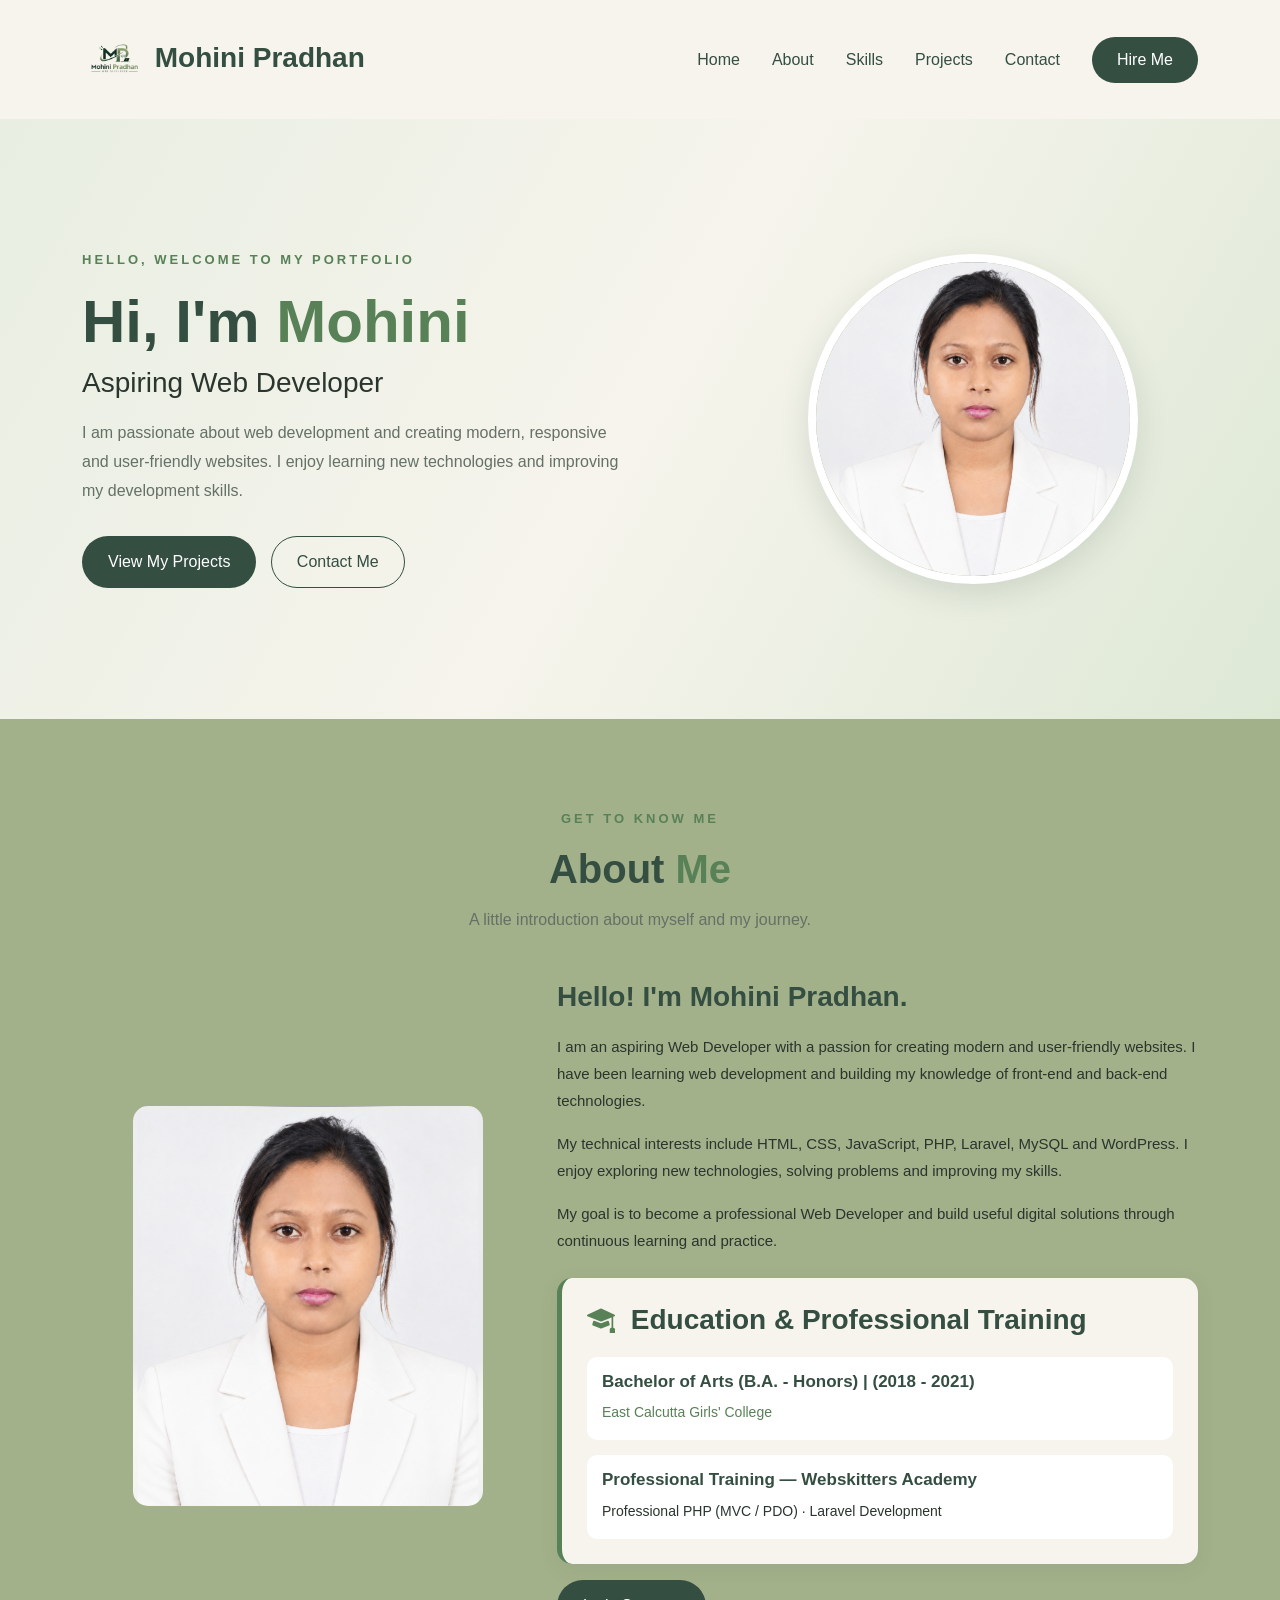
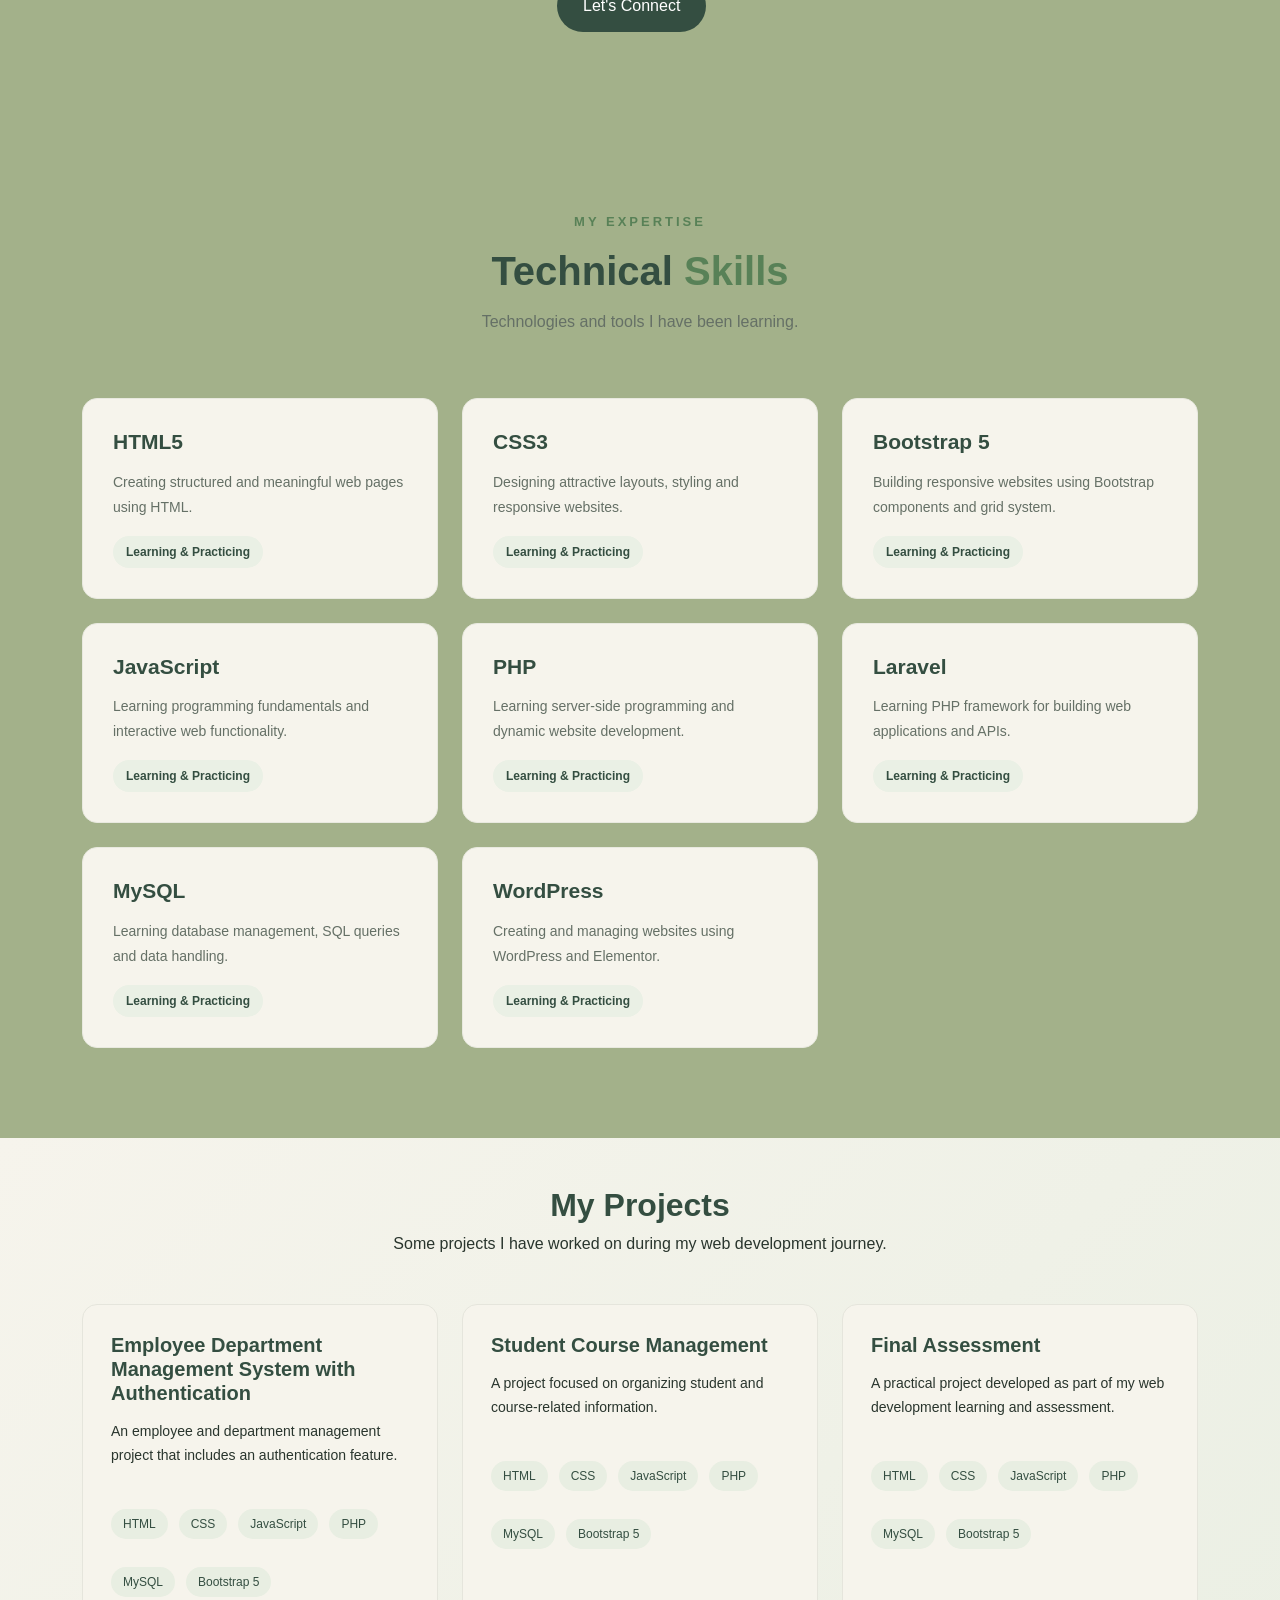
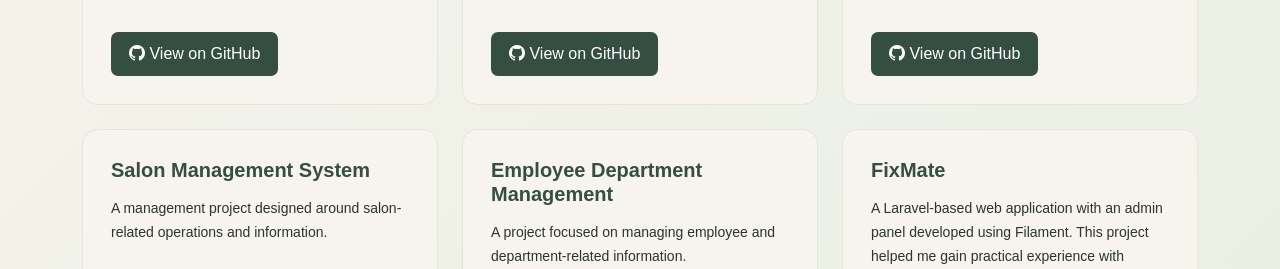
<file: index.html>
<!DOCTYPE html>
<html lang="en">
<head>
    <meta charset="UTF-8">
    <meta name="viewport" content="width=device-width, initial-scale=1.0">
    <title>Mohini's Portfolio</title>

    <meta http-equiv="refresh" content="0; url=./Mohini-Portfolio/">
</head>
<body>
    <p>
        Redirecting to my portfolio...
        <a href="./Mohini-Portfolio/">Click here</a>
    </p>
</body>
</html>
</file>
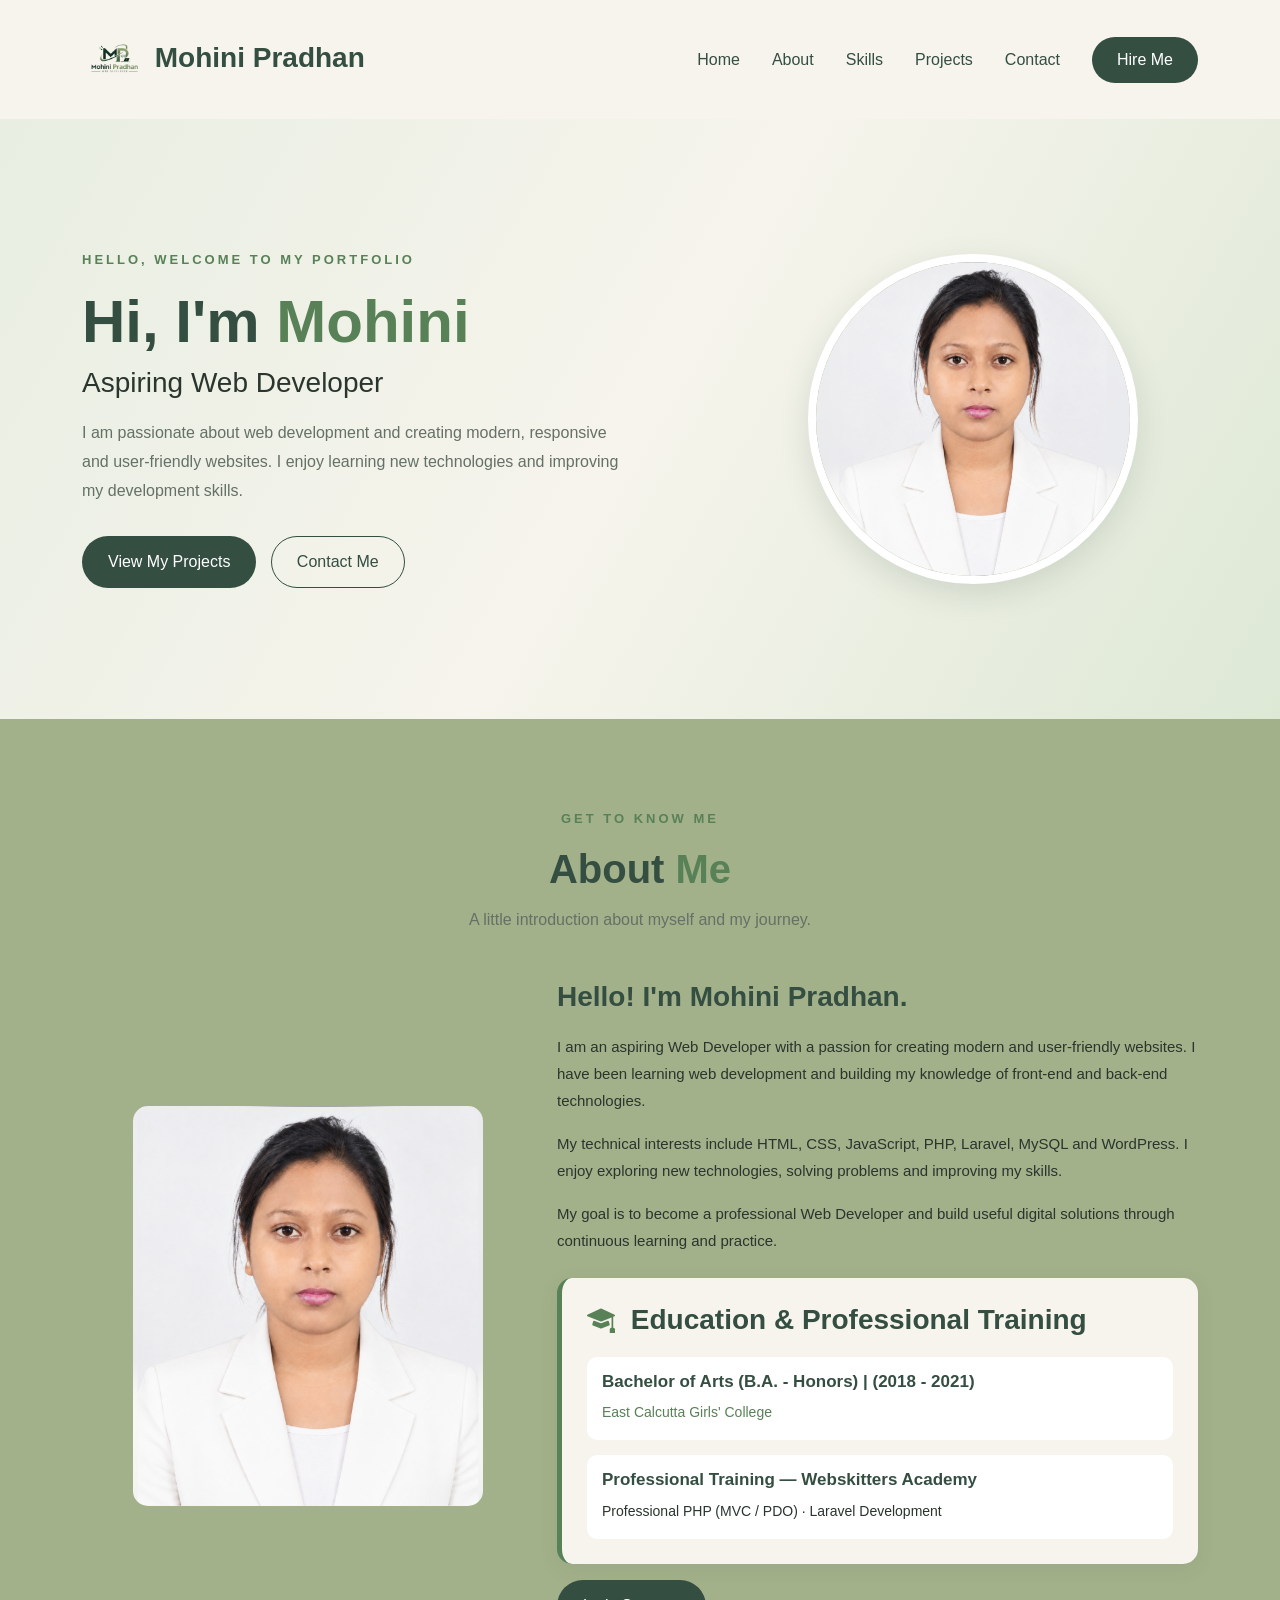
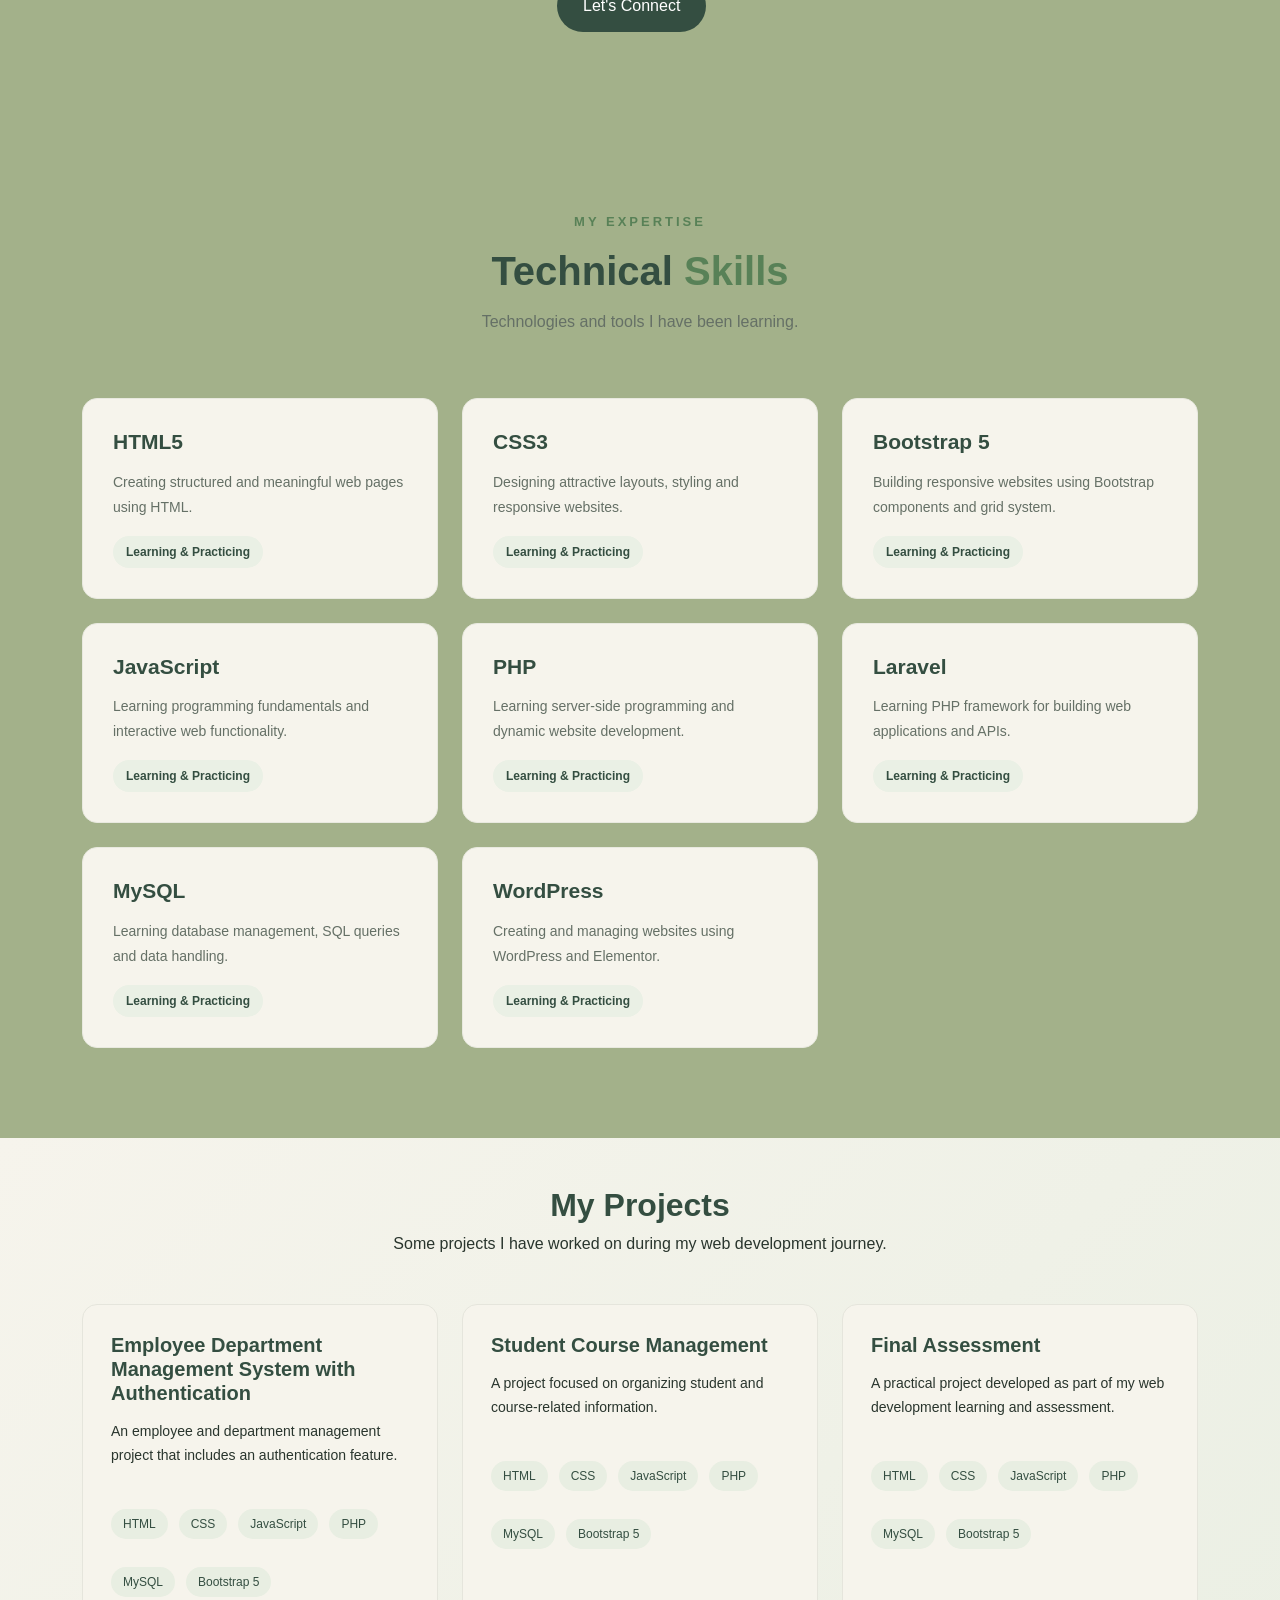
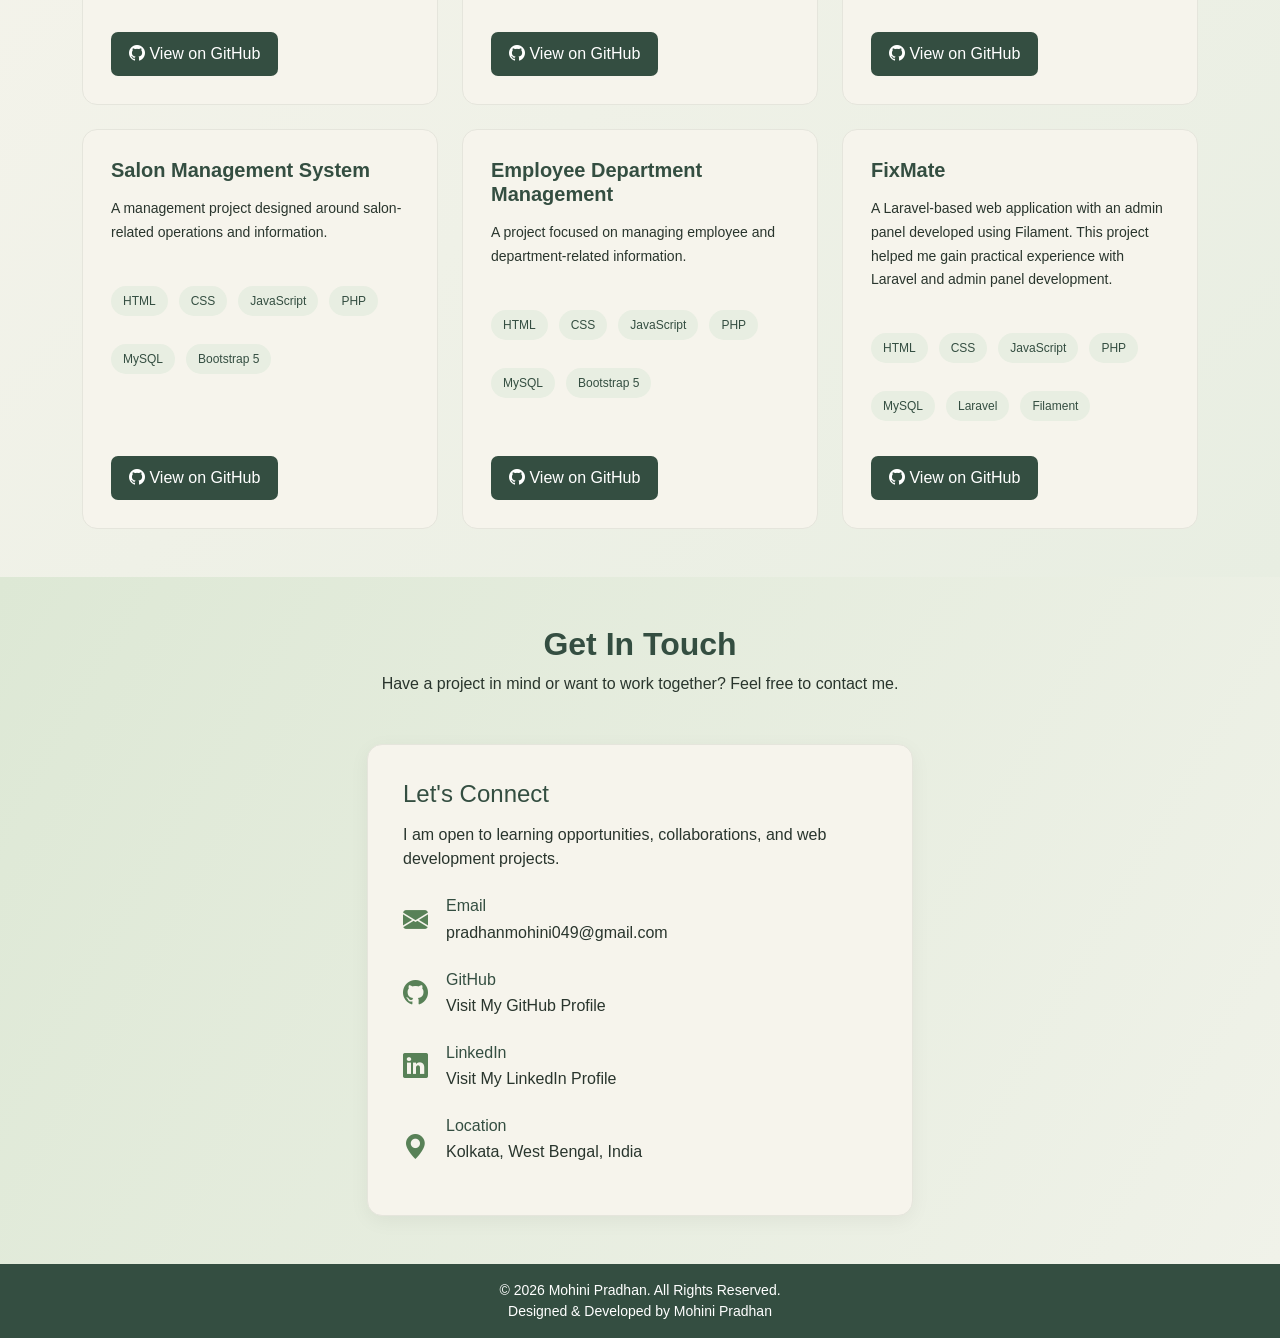
<file: Mohini-Portfolio/index.html>
<!DOCTYPE html>
<html lang="en">

    <head>
        <meta charset="UTF-8">
        <meta name="viewport" content="width=device-width, initial-scale=1.0">

        <title>Mohini | Web Developer Portfolio</title>

        <link rel="stylesheet" href="https://cdn.jsdelivr.net/npm/bootstrap-icons@1.11.3/font/bootstrap-icons.min.css">
        <link href="https://cdn.jsdelivr.net/npm/bootstrap@5.3.3/dist/css/bootstrap.min.css" rel="stylesheet">
        <link rel="stylesheet" href="style.css">
    </head>

    <body>        
        <!-- Navigation Bar -->
        <nav class="navbar navbar-expand-lg">
            <div class="container">

                <a class="navbar-brand fw-bold"  href="#home">
                    <img src="image/mohini-logo.jpg"
                        alt="Mohini Pradhan Logo"
                        class="navbar-logo"> Mohini Pradhan
                </a>

                <button class="navbar-toggler" type="button"
                    data-bs-toggle="collapse"
                    data-bs-target="#mainNavbar">

                    <span class="navbar-toggler-icon"></span>
                </button>

                <div class="collapse navbar-collapse" id="mainNavbar">

                    <ul class="navbar-nav ms-auto align-items-lg-center">

                        <li class="nav-item">
                            <a class="nav-link" href="#home">Home</a>
                        </li>

                        <li class="nav-item">
                            <a class="nav-link" href="#about">About</a>
                        </li>

                        <li class="nav-item">
                            <a class="nav-link" href="#skills">Skills</a>
                        </li>

                        <li class="nav-item">
                            <a class="nav-link" href="#projects">Projects</a>
                        </li>

                        <li class="nav-item">
                            <a class="nav-link" href="#contact">Contact</a>
                        </li>

                        <li class="nav-item ms-lg-3">
                            <a href="#contact" class="btn contact-btn">
                                Hire Me
                            </a>
                        </li>

                    </ul>
                </div>
            </div>
        </nav>
        <!-- Home Section -->
        <section class="hero-section" id="home">

            <div class="container">
                <div class="row align-items-center">

                    <!-- Left Content -->
                    <div class="col-lg-7 hero-content">

                        <p class="hero-subtitle">
                            HELLO, WELCOME TO MY PORTFOLIO
                        </p>

                        <h1>
                            Hi, I'm <span>Mohini</span>
                        </h1>

                        <h2>Aspiring Web Developer</h2>

                        <p class="hero-description">
                            I am passionate about web development
                            and creating modern, responsive and
                            user-friendly websites.

                            I enjoy learning new technologies
                            and improving my development skills.
                        </p>

                        <div class="hero-buttons">

                            <a href="#projects" class="btn primary-btn">
                                View My Projects
                            </a>

                            <a href="#contact" class="btn secondary-btn">
                                Contact Me
                            </a>

                        </div>

                    </div>
                    <!-- Right Profile Image -->
                    <div class="col-lg-5 text-center">

                        <div class="profile-image-wrapper">

                            <img src="image/profile.jpg"
                                alt="Mohini's Profile Photo"
                                class="profile-image">

                        </div>

                    </div>

                </div>
            </div>

        </section>


        <!-- About Me Section -->
        <section class="about-section" id="about">

            <div class="container">

                <!-- Section Heading -->
                <div class="section-heading text-center">

                    <p class="section-subtitle">GET TO KNOW ME</p>

                    <h2>About <span>Me</span></h2>

                    <p>
                        A little introduction about myself and my journey.
                    </p>

                </div>


                <div class="row align-items-center mt-5">

                    <!-- About Image -->
                    <div class="col-lg-5 mb-4 mb-lg-0">

                        <div class="about-image-box">

                            <img src="image/profile.jpg"
                                alt="Mohini"
                                class="img-fluid about-image">

                        </div>

                    </div>


                    <!-- About Content -->
                    <div class="col-lg-7">

                        <h3>Hello! I'm Mohini Pradhan.</h3>

                        <p class="about-description">

                            I am an aspiring Web Developer with a passion
                            for creating modern and user-friendly websites.

                            I have been learning web development and
                            building my knowledge of front-end and
                            back-end technologies.

                        </p>

                        <p class="about-description">

                            My technical interests include HTML, CSS,
                            JavaScript, PHP, Laravel, MySQL and WordPress.

                            I enjoy exploring new technologies,
                            solving problems and improving my skills.

                        </p>

                        <p class="about-description">

                            My goal is to become a professional Web
                            Developer and build useful digital solutions
                            through continuous learning and practice.

                        </p>
                        
                        <!-- Education & Professional Training -->
                        <div class="education-box mt-4">

                            <h3 class="education-title">
                                <i class="bi bi-mortarboard-fill"></i>
                                Education & Professional Training
                            </h3>

                            <div class="education-item">
                                <h5>Bachelor of Arts (B.A. - Honors) | (2018 - 2021)</h5>
                                <p class="education-institute">
                                    East Calcutta Girls' College
                                </p>
                            </div>  

                            <div class="education-item">
                                <h5>Professional Training — Webskitters Academy</h5>
                                <p>
                                    Professional PHP (MVC / PDO) · Laravel Development
                                </p>
                            </div>

                        </div>


                        <a href="#contact" class="btn primary-btn mt-3">
                            Let's Connect
                        </a>

                    </div>

                </div>

            </div>

        </section>


        <!-- Skills Section -->
        <section class="skills-section" id="skills">

            <div class="container">

                <div class="section-heading text-center">

                    <p class="section-subtitle">MY EXPERTISE</p>

                    <h2>Technical <span>Skills</span></h2>

                    <p>
                        Technologies and tools I have been learning.
                    </p>

                </div>


                <div class="row g-4 mt-4">

                    <div class="col-md-6 col-lg-4">

                        <div class="skill-card">

                            <h4>HTML5</h4>

                            <p>
                                Creating structured and meaningful
                                web pages using HTML.
                            </p>

                            <span class="skill-level">Learning & Practicing</span>

                        </div>

                    </div>

                    <div class="col-md-6 col-lg-4">

                        <div class="skill-card">

                            <h4>CSS3</h4>

                            <p>
                                Designing attractive layouts,
                                styling and responsive websites.
                            </p>

                            <span class="skill-level">Learning & Practicing</span>

                        </div>

                    </div>

                    <div class="col-md-6 col-lg-4">

                        <div class="skill-card">

                            <h4>Bootstrap 5</h4>

                            <p>
                                Building responsive websites using
                                Bootstrap components and grid system.
                            </p>

                            <span class="skill-level">Learning & Practicing</span>

                        </div>

                    </div>

                    <div class="col-md-6 col-lg-4">

                        <div class="skill-card">

                            <h4>JavaScript</h4>

                            <p>
                                Learning programming fundamentals
                                and interactive web functionality.
                            </p>

                            <span class="skill-level">Learning & Practicing</span>

                        </div>

                    </div>

                    <div class="col-md-6 col-lg-4">

                        <div class="skill-card">

                            <h4>PHP</h4>

                            <p>
                                Learning server-side programming
                                and dynamic website development.
                            </p>

                            <span class="skill-level">Learning & Practicing</span>

                        </div>

                    </div>

                    <div class="col-md-6 col-lg-4">

                        <div class="skill-card">

                            <h4>Laravel</h4>

                            <p>
                                Learning PHP framework for building
                                web applications and APIs.
                            </p>

                            <span class="skill-level">Learning & Practicing</span>

                        </div>

                    </div>

                    <div class="col-md-6 col-lg-4">

                        <div class="skill-card">

                            <h4>MySQL</h4>

                            <p>
                                Learning database management,
                                SQL queries and data handling.
                            </p>

                            <span class="skill-level">Learning & Practicing</span>

                        </div>

                    </div>

                    <div class="col-md-6 col-lg-4">

                        <div class="skill-card">

                            <h4>WordPress</h4>

                            <p>
                                Creating and managing websites
                                using WordPress and Elementor.
                            </p>

                            <span class="skill-level">Learning & Practicing</span>

                        </div>

                    </div>

                </div>

            </div>

        </section>
        
        <!-- Projects Section -->
        <section id="projects" class="projects-section py-5">
            <div class="container">

                <div class="text-center mb-5">
                    <h2>My Projects</h2>
                    <p>Some projects I have worked on during my web development journey.</p>
                </div>

                <div class="row g-4">

                    <!-- Project 1 -->
                    <div class="col-lg-4 col-md-6">
                        <div class="project-card">
                            <h4>Employee Department Management System with Authentication</h4>
                            <p>
                                An employee and department management project
                                that includes an authentication feature.
                            </p>
                            <div class="project-tags">
                                <span>HTML</span>
                                <span>CSS</span>
                                <span>JavaScript</span>
                                <span>PHP</span>
                                <span>MySQL</span>
                                <span>Bootstrap 5</span>
                            </div>
                            <a href="https://github.com/Mohini-Pradhan/My-Projects/tree/main/Employee-Department-Management-System-with-Authentication"
                            target="_blank" rel="noopener noreferrer"
                            class="github-btn">
                                <i class="bi bi-github"></i> View on GitHub
                            </a>
                        </div>
                    </div>

                    <!-- Project 2 -->
                    <div class="col-lg-4 col-md-6">
                        <div class="project-card">
                            <h4>Student Course Management</h4>
                            <p>
                                A project focused on organizing student
                                and course-related information.
                            </p>
                            <div class="project-tags">
                                <span>HTML</span>
                                <span>CSS</span>
                                <span>JavaScript</span>
                                <span>PHP</span>
                                <span>MySQL</span>
                                <span>Bootstrap 5</span>
                            </div>
                            <a href="https://github.com/Mohini-Pradhan/My-Projects/tree/main/student_course_management"
                            target="_blank" rel="noopener noreferrer"
                            class="github-btn">
                                <i class="bi bi-github"></i> View on GitHub
                            </a>
                        </div>
                    </div>                    

                    <!-- Project 3 -->
                    <div class="col-lg-4 col-md-6">
                        <div class="project-card">
                            <h4>Final Assessment</h4>
                            <p>
                                A practical project developed as part of
                                my web development learning and assessment.
                            </p>
                            <div class="project-tags">
                                <span>HTML</span>
                                <span>CSS</span>
                                <span>JavaScript</span>
                                <span>PHP</span>
                                <span>MySQL</span>
                                <span>Bootstrap 5</span>
                            </div>
                            <a href="https://github.com/Mohini-Pradhan/My-Projects/tree/main/final-assessment"
                            target="_blank" rel="noopener noreferrer"
                            class="github-btn">
                                <i class="bi bi-github"></i> View on GitHub
                            </a>
                        </div>
                    </div>

                    <!-- Project 4 -->
                    <div class="col-lg-4 col-md-6">
                        <div class="project-card">
                            <h4>Salon Management System</h4>
                            <p>
                                A management project designed around
                                salon-related operations and information.
                            </p>
                            <div class="project-tags">
                                <span>HTML</span>
                                <span>CSS</span>
                                <span>JavaScript</span>
                                <span>PHP</span>
                                <span>MySQL</span>
                                <span>Bootstrap 5</span>
                            </div>
                            <a href="https://github.com/Mohini-Pradhan/My-Projects/tree/main/salon-management"
                            target="_blank" rel="noopener noreferrer"
                            class="github-btn">
                                <i class="bi bi-github"></i> View on GitHub
                            </a>
                        </div>
                    </div>

                    <!-- Project 5 -->
                    <div class="col-lg-4 col-md-6">
                        <div class="project-card">
                            <h4>Employee Department Management</h4>
                            <p>
                                A project focused on managing employee and
                                department-related information.
                            </p>
                            <div class="project-tags">
                                <span>HTML</span>
                                <span>CSS</span>
                                <span>JavaScript</span>
                                <span>PHP</span>
                                <span>MySQL</span>
                                <span>Bootstrap 5</span>
                            </div>
                            <a href="https://github.com/Mohini-Pradhan/My-Projects/tree/main/employee_department_management"
                            target="_blank" rel="noopener noreferrer"
                            class="github-btn">
                                <i class="bi bi-github"></i> View on GitHub
                            </a>
                        </div>
                    </div>

                    <!-- Project 6 -->
                    <div class="col-lg-4 col-md-6">
                        <div class="project-card">
                            <h4>FixMate</h4>
                            <p>
                                A Laravel-based web application with an admin panel
                                developed using Filament. This project helped me
                                gain practical experience with Laravel and admin
                                panel development.
                            </p>
                            <div class="project-tags">
                                <span>HTML</span>
                                <span>CSS</span>
                                <span>JavaScript</span>
                                <span>PHP</span>
                                <span>MySQL</span>
                                <span>Laravel</span>
                                <span>Filament</span>
                            </div>
                            <a href="https://github.com/Mohini-Pradhan/FixMate"
                            target="_blank" rel="noopener noreferrer"
                            class="github-btn">
                                <i class="bi bi-github"></i> View on GitHub
                            </a>
                        </div>
                    </div>

                </div>
            </div>
        </section>

        <!-- Contact Section -->
        <section id="contact" class="contact-section py-5">

            <div class="container">

                <div class="text-center mb-5">
                    <h2>Get In Touch</h2>
                    <p>
                        Have a project in mind or want to work together?
                        Feel free to contact me.
                    </p>
                </div>

                <div class="row justify-content-center">

                    <div class="col-lg-6 col-md-8">

                        <div class="contact-card">

                            <h4>Let's Connect</h4>

                            <p>
                                I am open to learning opportunities,
                                collaborations, and web development projects.
                            </p>

                            <!-- Email -->
                            <div class="contact-item">
                                <i class="bi bi-envelope-fill"></i>
                                <div>
                                    <h6>Email</h6>
                                    <a href="https://mail.google.com/mail/?view=cm&fs=1&to=pradhanmohini049@gmail.com" target="_blank">
                                        pradhanmohini049@gmail.com
                                    </a>
                                </div>
                            </div>  

                            <!-- GitHub -->
                            <div class="contact-item">
                                <i class="bi bi-github"></i>
                                <div>
                                    <h6>GitHub</h6>
                                    <a href="https://github.com/Mohini-Pradhan"
                                    target="_blank" rel="noopener noreferrer">
                                        Visit My GitHub Profile
                                    </a>
                                </div>
                            </div>

                            <!-- LinkedIn -->
                            <div class="contact-item">
                                <i class="bi bi-linkedin"></i>
                                <div>
                                    <h6>LinkedIn</h6>
                                    <a href="https://www.linkedin.com/in/mohini-pradhan-4b2a40250/"
                                    target="_blank" rel="noopener noreferrer">
                                        Visit My LinkedIn Profile
                                    </a>
                                </div>
                            </div>

                            <!-- Location -->
                            <div class="contact-item">
                                <i class="bi bi-geo-alt-fill"></i>
                                <div>
                                    <h6>Location</h6>
                                    <p>Kolkata, West Bengal, India</p>
                                </div>
                            </div>

                        </div>

                    </div>

                </div>
            </div>

        </section>
        
        <!-- Footer -->
        <footer class="footer-section text-center py-3">
            <p class="mb-0">
                © 2026 Mohini Pradhan. All Rights Reserved.
            </p>
            <p class="mb-0">
                Designed & Developed by Mohini Pradhan
            </p>
        </footer>

         <script src="https://cdn.jsdelivr.net/npm/bootstrap@5.3.3/dist/js/bootstrap.bundle.min.js"></script>
    </body>
</html>
</file>
<file: Mohini-Portfolio/style.css>
:root {
    --ivory: #F6F4EC;
    --sage: #A3B18A;
    --green: #588157;
    --forest: #344e41;
    --white: #FFFFFF;
    --text: #29352D;
}

* {
    margin: 0;
    padding: 0;
    box-sizing: border-box;
}

body {
    background-color: var(--ivory);
    color: var(--text);
    font-family: Arial, sans-serif;
}
/* Navbar */
.navbar {
    background-color: var(--ivory);
    padding: 22px 0;
}

.navbar-brand {
    color: var(--forest);
    font-size: 28px;
}

.navbar-brand span {
    color: var(--green);
}

.nav-link {
    color: var(--forest);
    font-weight: 500;
    margin: 0 8px;
}

.nav-link:hover {
    color: var(--green);
}

.navbar-logo {
    width: 65px;
    height: 65px;
    object-fit: contain;
}

.contact-btn {
    background-color: var(--forest);
    color: white;
    border-radius: 30px;
    padding: 10px 24px;
}

.contact-btn:hover {
    background-color: var(--green);
    color: white;
}
/* Hero Section */
.hero-section {
    padding: 100px 0;
    min-height: 600px;
    display: flex;
    align-items: center;
}

.hero-subtitle {
    color: var(--green);
    letter-spacing: 3px;
    font-size: 13px;
    font-weight: bold;
}

.hero-content h1 {
    font-size: 60px;
    font-weight: 700;
    color: var(--forest);
}

.hero-content h1 span {
    color: var(--green);
}

.hero-content h2 {
    font-size: 28px;
    margin-bottom: 20px;
}

.hero-description {
    color: #657066;
    font-size: 16px;
    line-height: 1.8;
    max-width: 550px;
}
/* Hero Buttons */
.hero-buttons {
    margin-top: 30px;
}

.primary-btn {
    background-color: var(--forest);
    color: white;
    border-radius: 30px;
    padding: 13px 25px;
    margin-right: 10px;
}

.primary-btn:hover {
    background-color: var(--green);
    color: white;
}

.secondary-btn {
    border: 1px solid var(--forest);
    color: var(--forest);
    border-radius: 30px;
    padding: 13px 25px;
}

.secondary-btn:hover {
    background-color: var(--sage);
    color: var(--forest);
}
/* Profile Image */
.profile-image-wrapper {
    background-color: var(--sage);
    border-radius: 50%;
    width: 330px;
    height: 330px;
    margin: auto;
    overflow: hidden;
    border: 8px solid white;
    box-shadow: 0 10px 30px rgba(52, 78, 65, 0.15);
}

.profile-image {
    width: 100%;
    height: 100%;
    object-fit: cover;
}

@media (max-width: 991px) {

    .hero-section {
        padding: 60px 0;
        text-align: center;
    }

    .hero-content h1 {
        font-size: 42px;
    }

    .hero-description {
        margin: auto;
    }

    .profile-image-wrapper {
        margin-top: 50px;
        width: 260px;
        height: 260px;
    }
}
/* Common Section Heading */
.section-heading {
    margin-bottom: 40px;
}

.section-subtitle {
    color: var(--green);
    font-size: 13px;
    font-weight: bold;
    letter-spacing: 3px;
}

.section-heading h2 {
    color: var(--forest);
    font-size: 40px;
    font-weight: 700;
    margin-bottom: 15px;
}

.section-heading h2 span {
    color: var(--green);
}

.section-heading p:last-child {
    color: #657066;
}

.about-section {
    background-color: #FFFFFF;
    padding: 90px 0;
}

.about-image-box {
    background-color: var(--sage);
    padding: 15px;
    border-radius: 20px;
    max-width: 380px;
    margin: auto;
}

.about-image {
    width: 100%;
    height: 400px;
    object-fit: cover;
    border-radius: 15px;
}

.about-section h3 {
    color: var(--forest);
    font-size: 28px;
    font-weight: 700;
    margin-bottom: 20px;
}

.about-description {
    color: #29352D;
    line-height: 1.8;
    font-size: 15px;
}

/* Skills Section */

.skills-section {
    background-color: var(--ivory);
    padding: 90px 0;
}
/* Skill Cards */
.skill-card {
    background-color: #FFFFFF;
    padding: 30px;
    height: 100%;
    border-radius: 15px;
    border: 1px solid #E8E9DF;
    transition: all 0.3s ease;
}

.skill-card:hover {
    transform: translateY(-8px);
    box-shadow: 0 10px 25px rgba(52, 78, 65, 0.10);
    border-color: var(--sage);
}

.skill-card h4 {
    color: var(--forest);
    font-size: 21px;
    font-weight: 700;
    margin-bottom: 15px;
}

.skill-card p {
    color: #657066;
    font-size: 14px;
    line-height: 1.8;
}

.skill-level {
    display: inline-block;
    background-color: #EAF0E5;
    color: var(--forest);
    padding: 7px 13px;
    border-radius: 20px;
    font-size: 12px;
    font-weight: 600;
}
/* Projects Section */
.projects-section {
    background-color: #FFFFFF;
    padding: 90px 0;
}

.project-card {
    background-color: var(--ivory);
    padding: 30px;
    border-radius: 15px;
    height: 100%;
    border: 1px solid #E8E9DF;
    transition: 0.3s ease;
}

.project-card:hover {
    transform: translateY(-7px);
    box-shadow: 0 10px 25px rgba(52, 78, 65, 0.10);
}

.project-card h4 {
    color: var(--forest);
    font-weight: 700;
}

.project-card p {
    color: #657066;
    line-height: 1.7;
    font-size: 14px;
}

.project-tags span {
    display: inline-block;
    background-color: #E5EBDD;
    color: var(--forest);
    padding: 6px 12px;
    border-radius: 20px;
    font-size: 12px;
    margin: 5px 3px 15px 0;
}

.github-btn {
    display: inline-block;
    background-color: var(--forest);
    color: white;
    padding: 10px 18px;
    text-decoration: none;
    border-radius: 25px;
    transition: 0.3s;
}

.github-btn:hover {
    background-color: var(--green);
    color: white;
}
/* Projects Section */
.projects-section {
    background-color: var(--ivory);
}

.projects-section h2 {
    color: var(--forest);
    font-weight: 700;
}

.project-card {
    height: 100%;
    padding: 28px;
    background-color: var(--white);
    border-radius: 15px;
    border: 1px solid #e5e5dc;
    transition: 0.3s ease;
}

.project-card:hover {
    transform: translateY(-7px);
    box-shadow: 0 10px 25px rgba(0, 0, 0, 0.08);
}

.project-card h4 {
    color: var(--forest);
    font-size: 20px;
    margin-bottom: 15px;
}

.project-card p {
    color: var(--text);
    line-height: 1.7;
}

.project-tags {
    display: flex;
    flex-wrap: wrap;
    gap: 8px;
    margin: 20px 0;
}

.project-tags span {
    background-color: #e8eee2;
    color: var(--forest);
    padding: 6px 12px;
    border-radius: 20px;
    font-size: 12px;
}

.github-btn {
    display: inline-block;
    background-color: var(--forest);
    color: white;
    padding: 10px 18px;
    border-radius: 7px;
    text-decoration: none;
    transition: 0.3s;
}

.github-btn:hover {
    background-color: var(--green);
    color: white;
}
/* Contact Section */
.contact-section {
    background-color: #e8eee2;
}

.contact-section h2 {
    color: var(--forest);
    font-weight: 700;
}

.contact-card {
    background-color: var(--white);
    padding: 35px;
    border-radius: 15px;
    border: 1px solid #e5e5dc;
    box-shadow: 0 5px 20px rgba(0, 0, 0, 0.05);
}

.contact-card h4 {
    color: var(--forest);
    margin-bottom: 15px;
}

.contact-item {
    display: flex;
    align-items: center;
    gap: 18px;
    margin-top: 25px;
}

.contact-item i {
    font-size: 25px;
    color: var(--green);
}

.contact-item h6 {
    color: var(--forest);
    margin-bottom: 5px;
}

.contact-item a {
    color: var(--text);
    text-decoration: none;
    word-break: break-word;
}

.contact-item a:hover {
    color: var(--green);
}

.footer-section {
    background-color: var(--forest);
    color: var(--white);
    font-size: 14px;
}

body {
    background: linear-gradient(
        135deg,
        #F6F4EC 0%,
        #E8EEE2 50%,
        #F6F4EC 100%
    );
}
/* Hero Section */
.hero-section {
    background: linear-gradient(
        120deg,
        #E8EEE2,
        #F6F4EC,
        #DDE8D5
    );
}
/* About Section */
.about-section {
    background-color: #F0F2E9;
}
/* Skills Section */
.skills-section {
    background-color: #E5ECDF;
}
/* Projects Section */
.projects-section {
    background: linear-gradient(
        135deg,
        #F6F4EC,
        #E8EEE2
    );
}
/* Contact Section */
.contact-section {
    background: linear-gradient(
        120deg,
        #DDE8D5,
        #F0F2E9
    );
}

body {
    background-color: #A3B18A;
}

.hero-section,
.about-section,
.skills-section,
.projects-section,
.contact-section {
    background-color: #A3B18A;
}

.project-card,
.contact-card,
.skill-card {
    background-color: #F6F4EC;
}

.project-card {
    display: flex;
    flex-direction: column;
    height: 100%;
}

.project-card .github-btn {
    margin-top: auto;
    align-self: flex-start;
}

.education-box {
    background-color: var(--ivory);
    padding: 25px;
    border-radius: 15px;
    border-left: 5px solid var(--green);
    box-shadow: 0 5px 20px rgba(52, 78, 65, 0.08);
}

.education-title {
    color: var(--forest);
    font-size: 22px;
    font-weight: 700;
    margin-bottom: 25px;
}

.education-title i {
    color: var(--green);
    margin-right: 8px;
}

.education-item {
    padding: 15px;
    background-color: var(--white);
    border-radius: 10px;
    margin-bottom: 15px;
}

.education-item:last-child {
    margin-bottom: 0;
}

.education-item h5 {
    color: var(--forest);
    font-size: 17px;
    font-weight: 700;
    margin-bottom: 8px;
}

.education-item p {
    color: var(--text);
    font-size: 14px;
    line-height: 1.8;
    margin-bottom: 0;
}

.education-institute {
    color: var(--green) !important;
}
</file>
